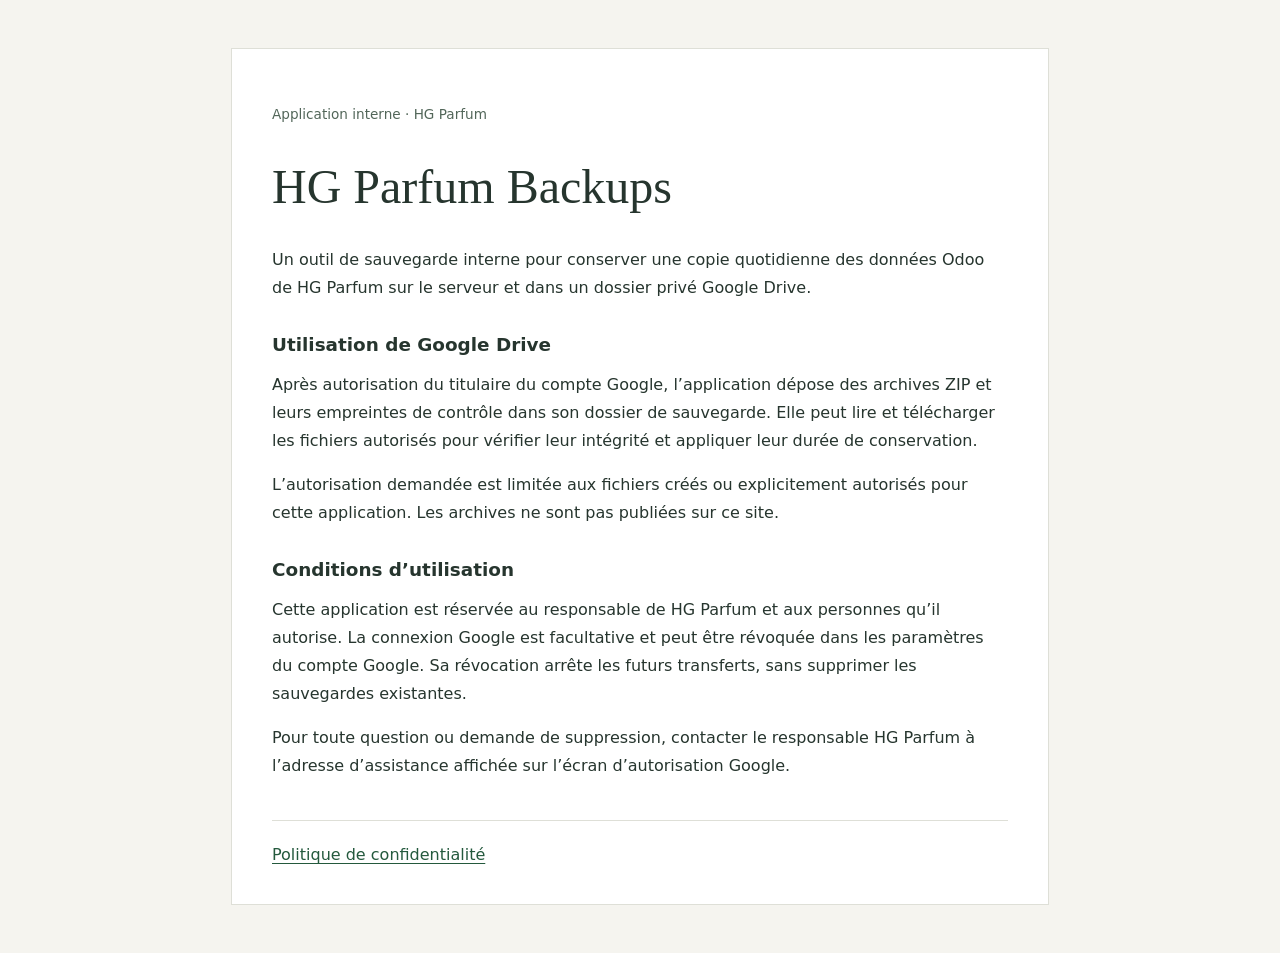
<file: index.html>
<!doctype html>
<html lang="fr">
<head>
  <meta charset="utf-8">
  <meta name="viewport" content="width=device-width, initial-scale=1">
  <title>HG Parfum Backups</title>
  <link rel="stylesheet" href="style.css">
</head>
<body>
  <main>
    <p class="label">Application interne · HG Parfum</p>
    <h1>HG Parfum Backups</h1>
    <p>Un outil de sauvegarde interne pour conserver une copie quotidienne des données Odoo de HG Parfum sur le serveur et dans un dossier privé Google Drive.</p>
    <h2>Utilisation de Google Drive</h2>
    <p>Après autorisation du titulaire du compte Google, l’application dépose des archives ZIP et leurs empreintes de contrôle dans son dossier de sauvegarde. Elle peut lire et télécharger les fichiers autorisés pour vérifier leur intégrité et appliquer leur durée de conservation.</p>
    <p>L’autorisation demandée est limitée aux fichiers créés ou explicitement autorisés pour cette application. Les archives ne sont pas publiées sur ce site.</p>
    <h2 id="conditions">Conditions d’utilisation</h2>
    <p>Cette application est réservée au responsable de HG Parfum et aux personnes qu’il autorise. La connexion Google est facultative et peut être révoquée dans les paramètres du compte Google. Sa révocation arrête les futurs transferts, sans supprimer les sauvegardes existantes.</p>
    <p>Pour toute question ou demande de suppression, contacter le responsable HG Parfum à l’adresse d’assistance affichée sur l’écran d’autorisation Google.</p>
    <footer><a href="confidentialite.html">Politique de confidentialité</a></footer>
  </main>
</body>
</html>
</file>
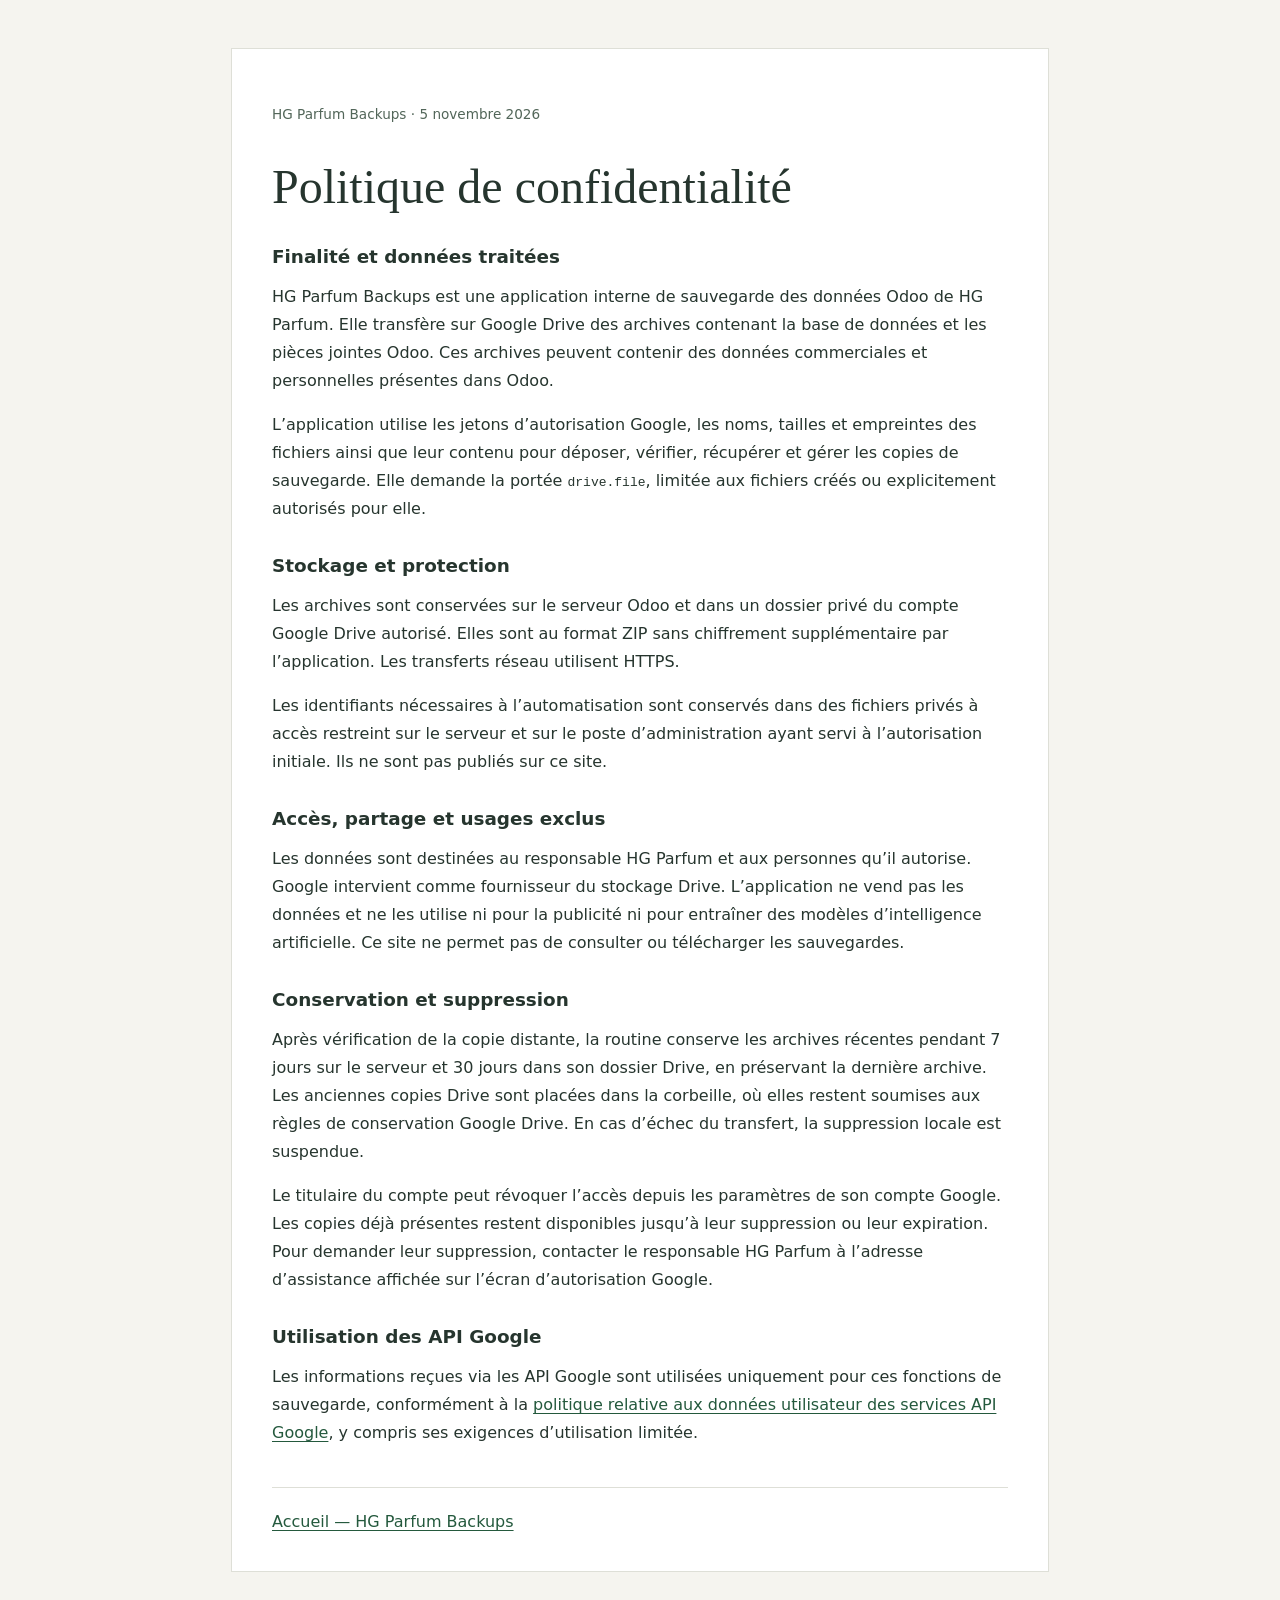
<file: confidentialite.html>
<!doctype html>
<html lang="fr">
<head>
  <meta charset="utf-8">
  <meta name="viewport" content="width=device-width, initial-scale=1">
  <title>Confidentialité — HG Parfum Backups</title>
  <link rel="stylesheet" href="style.css">
</head>
<body>
  <main>
    <p class="label">HG Parfum Backups · 5 novembre 2026</p>
    <h1>Politique de confidentialité</h1>
    <h2>Finalité et données traitées</h2>
    <p>HG Parfum Backups est une application interne de sauvegarde des données Odoo de HG Parfum. Elle transfère sur Google Drive des archives contenant la base de données et les pièces jointes Odoo. Ces archives peuvent contenir des données commerciales et personnelles présentes dans Odoo.</p>
    <p>L’application utilise les jetons d’autorisation Google, les noms, tailles et empreintes des fichiers ainsi que leur contenu pour déposer, vérifier, récupérer et gérer les copies de sauvegarde. Elle demande la portée <code>drive.file</code>, limitée aux fichiers créés ou explicitement autorisés pour elle.</p>
    <h2>Stockage et protection</h2>
    <p>Les archives sont conservées sur le serveur Odoo et dans un dossier privé du compte Google Drive autorisé. Elles sont au format ZIP sans chiffrement supplémentaire par l’application. Les transferts réseau utilisent HTTPS.</p>
    <p>Les identifiants nécessaires à l’automatisation sont conservés dans des fichiers privés à accès restreint sur le serveur et sur le poste d’administration ayant servi à l’autorisation initiale. Ils ne sont pas publiés sur ce site.</p>
    <h2>Accès, partage et usages exclus</h2>
    <p>Les données sont destinées au responsable HG Parfum et aux personnes qu’il autorise. Google intervient comme fournisseur du stockage Drive. L’application ne vend pas les données et ne les utilise ni pour la publicité ni pour entraîner des modèles d’intelligence artificielle. Ce site ne permet pas de consulter ou télécharger les sauvegardes.</p>
    <h2>Conservation et suppression</h2>
    <p>Après vérification de la copie distante, la routine conserve les archives récentes pendant 7 jours sur le serveur et 30 jours dans son dossier Drive, en préservant la dernière archive. Les anciennes copies Drive sont placées dans la corbeille, où elles restent soumises aux règles de conservation Google Drive. En cas d’échec du transfert, la suppression locale est suspendue.</p>
    <p>Le titulaire du compte peut révoquer l’accès depuis les paramètres de son compte Google. Les copies déjà présentes restent disponibles jusqu’à leur suppression ou leur expiration. Pour demander leur suppression, contacter le responsable HG Parfum à l’adresse d’assistance affichée sur l’écran d’autorisation Google.</p>
    <h2>Utilisation des API Google</h2>
    <p>Les informations reçues via les API Google sont utilisées uniquement pour ces fonctions de sauvegarde, conformément à la <a href="https://developers.google.com/terms/api-services-user-data-policy">politique relative aux données utilisateur des services API Google</a>, y compris ses exigences d’utilisation limitée.</p>
    <footer><a href="index.html">Accueil — HG Parfum Backups</a></footer>
  </main>
</body>
</html>
</file>
<file: style.css>
:root { color-scheme: light; font-family: system-ui, sans-serif; color: #26352e; background: #f5f4ef; }
body { margin: 0; }
main { max-width: 46rem; margin: 3rem auto; padding: 2.5rem; background: white; border: 1px solid #dedfd7; }
h1 { font-family: Georgia, serif; font-size: clamp(2rem, 6vw, 3rem); font-weight: 400; line-height: 1.15; }
h2 { font-size: 1.15rem; margin-top: 2rem; }
p { line-height: 1.75; }
.label { color: #526659; font-size: .85rem; }
a { color: #24593d; text-underline-offset: .2em; }
a:focus-visible { outline: 2px solid currentColor; outline-offset: 4px; }
footer { border-top: 1px solid #dedfd7; margin-top: 2.5rem; padding-top: 1.5rem; }
@media (max-width: 600px) { main { margin: 1rem; padding: 1.5rem; } }
</file>
